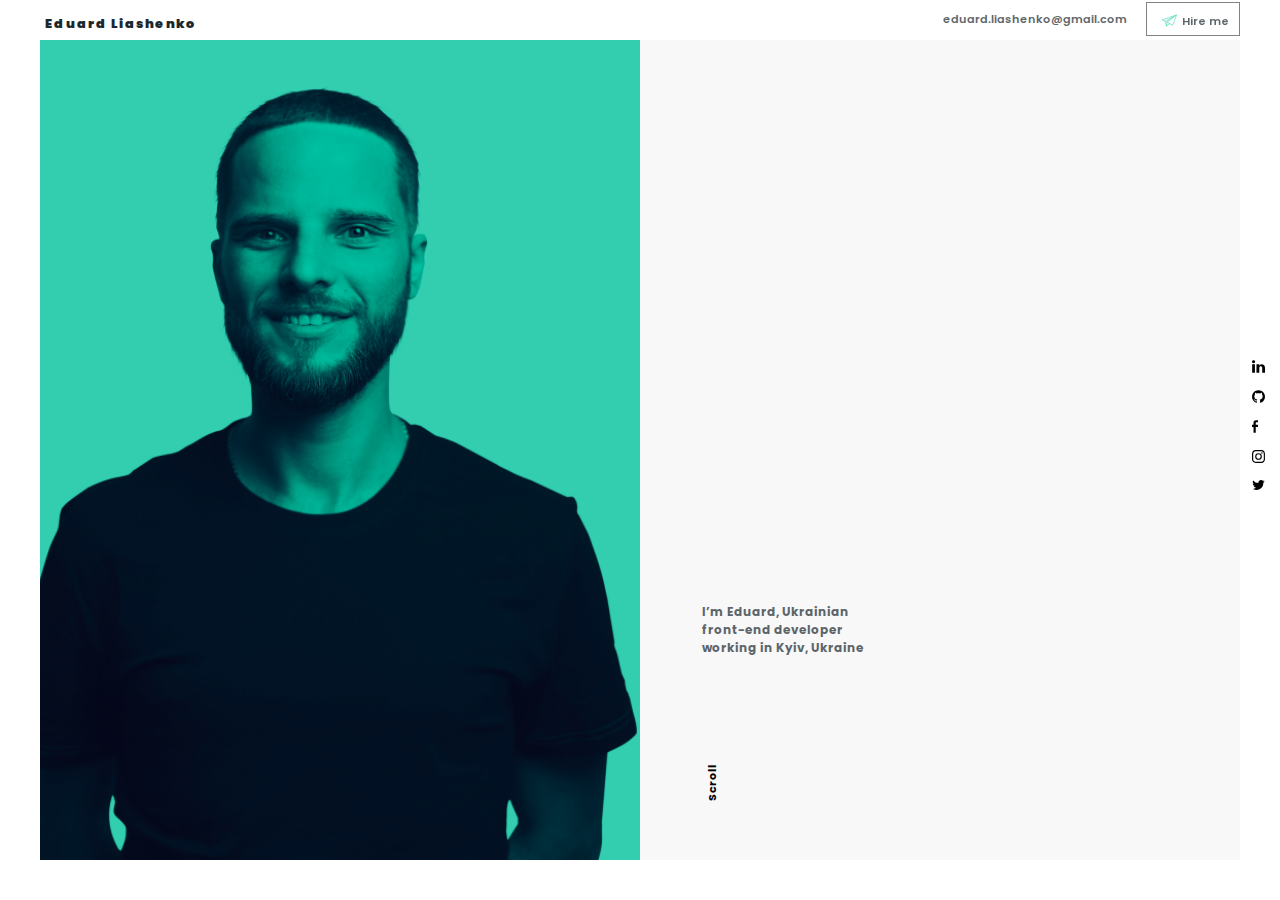
<file: index.html>
<!DOCTYPE html>
<html lang="en">
    <head>
        <meta charset="UTF-8">
        <title>Eduard Liashenko</title>
        <link rel="icon" href="images/favicon/favicon.ico" type="image/x-icon">
        <meta name="viewport" content="width=device-width, initial-scale=1.0">
        <link rel="stylesheet" type="text/css" href="css/style.css">
        <link href="https://fonts.googleapis.com/css?family=Poppins:400,600" rel="stylesheet">
    </head>
    <body class="page-home showHello loaded">
        <div class="container" id="main-wrap">
            <header class="header">
                <ul class="logo">
                    <li>
                        <a href="/" rel="external"><span>eduard liashenko</span></a>
                    </li>
                </ul>
                <ul class="email">
                    <li>
                        <a href="mailto:edward_lyashenko@gmail.com">eduard.liashenko@gmail.com</a>
                    </li>
                    <li>
                        <a class="but opc-1 ico" href="https://www.linkedin.com/in/eduardliashenko/" target="_blank">Hire me</a>
                    </li>
                </ul>
                <ul class="list-socials">
                    <li>
                        <a href="https://www.linkedin.com/in/eduardliashenko/" rel="external" target="_blank">
                            <i class="icon">
                                <svg xmlns="http://www.w3.org/2000/svg" width="13" height="13" style="padding-bottom: 10px;" viewBox="0 0 430.1 430.1">
                                    <title>linkedin</title>
                                    <path d="M430.1 261.5V420.6h-92.2V272.2c0-37.3-13.3-62.7-46.7-62.7 -25.5 0-40.6 17.1-47.3 33.7 -2.4 5.9-3.1 14.2-3.1 22.5V420.6h-92.2c0 0 1.2-251.3 0-277.3h92.2v39.3c-0.2 0.3-0.4 0.6-0.6 0.9h0.6v-0.9c12.3-18.9 34.1-45.8 83.1-45.8C384.6 136.7 430.1 176.4 430.1 261.5zM52.2 9.6C20.6 9.6 0 30.3 0 57.5c0 26.6 20 47.9 51 47.9h0.6c32.2 0 52.2-21.3 52.2-47.9C103.1 30.3 83.7 9.6 52.2 9.6zM5.5 420.6h92.2v-277.3H5.5V420.6z"/>
                                </svg>
                            </i>
                        </a>
                    </li>
                    <li>
                        <a href="https://github.com/EduardLiashenko" rel="external" target="_blank">
                            <i class="icon">
                                <svg xmlns="http://www.w3.org/2000/svg" width="13" height="13" style="padding-bottom: 10px;" viewBox="0 0 438.5 438.5">
                                    <title>github</title>
                                    <path d="M409.1 114.6c-19.6-33.6-46.2-60.2-79.8-79.8C295.7 15.2 259.1 5.4 219.3 5.4c-39.8 0-76.5 9.8-110.1 29.4 -33.6 19.6-60.2 46.2-79.8 79.8C9.8 148.2 0 184.9 0 224.6c0 47.8 13.9 90.7 41.8 128.9 27.9 38.2 63.9 64.6 108.1 79.2 5.1 1 8.9 0.3 11.4-2 2.5-2.3 3.7-5.1 3.7-8.6 0-0.6 0-5.7-0.1-15.4 -0.1-9.7-0.1-18.2-0.1-25.4l-6.6 1.1c-4.2 0.8-9.5 1.1-15.8 1 -6.4-0.1-13-0.8-19.8-2 -6.9-1.2-13.2-4.1-19.1-8.6 -5.9-4.5-10.1-10.3-12.6-17.6l-2.9-6.6c-1.9-4.4-4.9-9.2-9-14.6 -4.1-5.3-8.2-8.9-12.4-10.8l-2-1.4c-1.3-1-2.6-2.1-3.7-3.4 -1.1-1.3-2-2.7-2.6-4 -0.6-1.3-0.1-2.4 1.4-3.3 1.5-0.9 4.3-1.3 8.3-1.3l5.7 0.9c3.8 0.8 8.5 3 14.1 6.9 5.6 3.8 10.2 8.8 13.8 14.8 4.4 7.8 9.7 13.8 15.8 17.8 6.2 4.1 12.4 6.1 18.7 6.1 6.3 0 11.7-0.5 16.3-1.4 4.6-1 8.8-2.4 12.8-4.3 1.7-12.8 6.4-22.6 14-29.4 -10.8-1.1-20.6-2.9-29.3-5.1 -8.7-2.3-17.6-6-26.8-11.1 -9.2-5.1-16.9-11.5-23-19.1 -6.1-7.6-11.1-17.6-15-30 -3.9-12.4-5.9-26.6-5.9-42.8 0-23 7.5-42.6 22.6-58.8 -7-17.3-6.4-36.7 2-58.2 5.5-1.7 13.7-0.4 24.6 3.9 10.9 4.3 18.8 8 23.8 11 5 3 9.1 5.6 12.1 7.7 17.7-4.9 36-7.4 54.8-7.4s37.1 2.5 54.8 7.4l10.8-6.8c7.4-4.6 16.2-8.8 26.3-12.6 10.1-3.8 17.8-4.9 23.1-3.1 8.6 21.5 9.3 40.9 2.3 58.2 15 16.2 22.6 35.8 22.6 58.8 0 16.2-2 30.5-5.9 43 -3.9 12.5-8.9 22.5-15.1 30 -6.2 7.5-13.9 13.9-23.1 19 -9.2 5.1-18.2 8.9-26.8 11.1 -8.7 2.3-18.4 4-29.3 5.1 9.9 8.6 14.8 22.1 14.8 40.5v60.2c0 3.4 1.2 6.3 3.6 8.6 2.4 2.3 6.1 3 11.3 2 44.2-14.7 80.2-41.1 108.1-79.2 27.9-38.2 41.8-81.1 41.8-128.9C438.5 184.9 428.7 148.2 409.1 114.6z" class="a"/>
                                </svg>
                            </i>
                        </a>
                    </li>
                    <li>
                        <a href="https://www.facebook.com/eduard.lyashenko.ua" rel="external" target="_blank">
                            <i class="icon">
                                <svg xmlns="http://www.w3.org/2000/svg" width="6" height="13" style="padding-bottom: 10px;" viewBox="0 0 6.24 13">
                                    <title>facebook</title>
                                    <path d="M1.59,13V6.9H0V4.71H1.59V2.83A2.77,2.77,0,0,1,4.7,0,13,13,0,0,1,6.23.09L6.17,2.14H4.79c-.78,0-.91.36-.91,1v1.6H6.24l-.1,2.2H3.88V13Z"></path>
                                </svg>
                            </i>
                        </a>
                    </li>
                    <li>
                        <a href="https://www.instagram.com/eduard_liashenko/" rel="external" target="_blank">
                            <i class="icon">
                                <svg xmlns="http://www.w3.org/2000/svg" width="13" height="13" style="padding-bottom: 10px;" viewBox="0 0 13.39 13.39">
                                    <title>instagram</title>
                                    <path d="M13.35,9.45A4.91,4.91,0,0,1,13,11.08a3.42,3.42,0,0,1-2,2,4.91,4.91,0,0,1-1.62.31c-.71,0-.94,0-2.76,0s-2,0-2.76,0A4.91,4.91,0,0,1,2.31,13a3.28,3.28,0,0,1-1.19-.77,3.28,3.28,0,0,1-.77-1.19A4.91,4.91,0,0,1,0,9.45c0-.71,0-.94,0-2.76s0-2,0-2.76A4.91,4.91,0,0,1,.35,2.31a3.28,3.28,0,0,1,.77-1.19A3.28,3.28,0,0,1,2.31.35,4.91,4.91,0,0,1,3.93,0c.71,0,.94,0,2.76,0s2,0,2.76,0a4.91,4.91,0,0,1,1.62.31,3.28,3.28,0,0,1,1.19.77A3.28,3.28,0,0,1,13,2.31a4.91,4.91,0,0,1,.31,1.62c0,.71,0,.94,0,2.76S13.38,8.74,13.35,9.45ZM12.14,4a3.7,3.7,0,0,0-.23-1.24,2.07,2.07,0,0,0-.5-.77,2.07,2.07,0,0,0-.77-.5A3.7,3.7,0,0,0,9.4,1.24c-.71,0-.92,0-2.7,0s-2,0-2.7,0a3.7,3.7,0,0,0-1.24.23A2.07,2.07,0,0,0,2,2a2.08,2.08,0,0,0-.5.77A3.7,3.7,0,0,0,1.25,4c0,.71,0,.92,0,2.7s0,2,0,2.7a3.7,3.7,0,0,0,.23,1.24,2.08,2.08,0,0,0,.5.77,2.07,2.07,0,0,0,.77.5A3.7,3.7,0,0,0,4,12.14c.71,0,.92,0,2.7,0s2,0,2.7,0a3.7,3.7,0,0,0,1.24-.23,2.22,2.22,0,0,0,1.27-1.27,3.7,3.7,0,0,0,.23-1.24c0-.71,0-.92,0-2.7S12.17,4.69,12.14,4Zm-1.88-.06a.8.8,0,1,1,.8-.8A.8.8,0,0,1,10.27,3.92ZM6.69,10.13a3.44,3.44,0,1,1,3.44-3.44A3.44,3.44,0,0,1,6.69,10.13Zm0-5.67A2.23,2.23,0,1,0,8.92,6.69,2.23,2.23,0,0,0,6.69,4.46Z"></path>
                                </svg>
                            </i>
                        </a>
                    </li>
                    <li>
                        <a href="https://twitter.com/e_lyashenko" rel="external" target="_blank">
                            <i class="icon">
                                <svg xmlns="http://www.w3.org/2000/svg" width="13" height="10" style="padding-bottom: 10px;" viewBox="0 0 13.17 10.6">
                                    <title>twitter</title>
                                    <path class="cls-1" d="M13.17,1.26a5.43,5.43,0,0,1-1.55.42A2.69,2.69,0,0,0,12.81.2a5.45,5.45,0,0,1-1.72.65A2.71,2.71,0,0,0,6.42,2.68a2.66,2.66,0,0,0,.07.61A7.7,7.7,0,0,1,.92.49a2.66,2.66,0,0,0,.84,3.57A2.72,2.72,0,0,1,.53,3.73v0A2.69,2.69,0,0,0,2.7,6.39a2.73,2.73,0,0,1-1.22,0A2.7,2.7,0,0,0,4,8.29,5.45,5.45,0,0,1,.64,9.44,5.53,5.53,0,0,1,0,9.4a7.7,7.7,0,0,0,4.14,1.2A7.6,7.6,0,0,0,11.83,3q0-.17,0-.35A5.46,5.46,0,0,0,13.17,1.26Z"></path>
                                </svg>
                            </i>
                        </a>
                    </li>
                </ul>
            </header>
            <div class="app">
                <div class="page-container">
                    <main class="page">
                        <div class="intro">
                            <section class="hello">
                                <div class="bg-hello outer" id='image'></div>
                                <div class="padding">
                                    <h1>
                                        <svg xmlns="http://www.w3.org/2000/svg" width="100vw" height="100vh" viewBox="0 0 1000 1000">
                                            <path fill="#0F1525" d="M209.943 423.205c16.04 16.712 24.06 39.902 24.06 69.58V623.52H177.86V500.802c0-17.376-4.41-30.68-13.234-39.902-8.823-9.222-20.854-13.835-36.092-13.835-15.24 0-27.34 4.612-36.293 13.836-8.96 9.23-13.43 22.53-13.43 39.91v122.71H22.26V326.76h56.546v107.875c14.167-24.325 37.157-36.494 68.977-36.494 25.396 0 46.118 8.36 62.16 25.07zm267.882 86.02c0 7.758-.54 14.977-1.604 21.656H314.21c1.335 14.44 6.68 26.07 16.04 34.89 9.357 8.83 21.256 13.24 35.693 13.24 19.51 0 33.95-8.02 43.31-24.06h60.957c-6.417 21.12-18.85 38.37-37.295 51.73-18.445 13.37-40.772 20.05-66.97 20.05-32.352 0-58.69-10.49-79.003-31.48-20.32-20.98-30.48-48.72-30.48-83.21 0-34.49 10.227-62.09 30.68-82.81 20.45-20.71 46.92-31.08 79.4-31.08 32.485 0 59.15 10.1 80.006 30.28 20.853 20.19 31.28 47.12 31.28 80.81zm-58.55-14.838c-.803-14.7-6.217-26.468-16.243-35.29-10.025-8.823-22.125-13.235-36.293-13.235-14.18 0-26.01 4.412-35.5 13.235-9.49 8.822-15.18 20.59-17.05 35.29h105.07zm83.01 129.132h56.542V326.76h-56.542v296.76zm96.64 0h56.544V326.76h-56.55v296.76zm310.39-111.49c0 34.22-11.03 61.89-33.086 83.01-22.06 21.12-49.4 31.68-82.02 31.68s-59.76-10.56-81.41-31.68c-21.66-21.12-32.48-48.79-32.48-83.01 0-34.22 10.96-61.76 32.88-82.61 21.92-20.86 49.12-31.28 81.61-31.28 32.48 0 59.68 10.42 81.61 31.28 21.92 20.85 32.88 48.39 32.88 82.61zm-57.35.2c0-21.26-5.614-37.63-16.842-49.13-11.228-11.49-24.8-17.25-40.705-17.25-15.91 0-29.343 5.75-40.303 17.242-10.965 11.5-16.442 27.94-16.442 49.327 0 21.392 5.477 37.834 16.442 49.326C765.075 573.256 778.44 579 794.22 579c15.77 0 29.332-5.815 40.7-17.444 11.36-11.63 17.04-28.073 17.04-49.327zm124.115 56.35c-6.284-6.15-13.904-9.23-22.86-9.23-8.96 0-16.51 3.07-22.657 9.22-6.153 6.15-9.223 13.77-9.223 22.853 0 9.093 3.07 16.712 9.223 22.86 6.148 6.152 13.697 9.222 22.658 9.222 8.96 0 16.58-3.07 22.86-9.225 6.28-6.15 9.43-13.767 9.43-22.86 0-9.085-3.14-16.704-9.42-22.857z"/>
                                        </svg>
                                        <span class="slideLeft">I’m Eduard, Ukrainian<br>front-end developer<br>working in Kyiv, Ukraine</span>
                                    </h1>
                                </div>
                                <span class="hello-scrolldown" style="bottom: 90px;">
                                    <i class="arrow">
                                        <svg xmlns="http://www.w3.org/2000/svg" width="12" height="18" viewBox="0 0 17 10">
                                            <path class="cls-1" d="M6.22,8.75,3.37,5.89H17V4.12H3.37L6.22,1.25,5,0,0,5l5,5Z"></path>
                                        </svg>
                                    </i>
                                    <span class="txt"><span>S</span><span>c</span><span>r</span><span>o</span><span>l</span><span>l</span></span>
                                </span>
                            </section>
                            <section class="preambule">
                                <div class="padding">
                                    <span class="block-title ">
                                        <span class="title hvr-icon-down">About</span>
                                        <p class="txt accordion">Looking for a team to contribute with my passion and hard work, to develop my skills, reach new quality levels and be the part of challenging projects.</p>
                                    </span>
                                    <span class="block-title">
                                        <span class="title hvr-icon-down">EXPERIENCE</span>
                                        <p class="txt accordion">Front-End Developer – <a target="_blank" href="https://face.ua/"><span>Face.ua</span></a></p>
                                    </span>
                                    <span class="block-title">
                                        <span class="title hvr-icon-down">SKILLS</span>
                                        <ul class="skills-bar-container accordion">
                                            <li>
                                                <div class="progressbar-title">
                                                    <h3>HTML5</h3>
                                                    <span class="percent" id="html-pourcent"></span>
                                                </div>
                                                <div class="bar-container">
                                                    <span class="progressbar progresscolor" id="progress-html"></span>
                                                </div>
                                            </li>
                                            <li>
                                                <div class="progressbar-title">
                                                    <h3>CSS3</h3>
                                                    <span class="percent" id="css-pourcent"></span>
                                                </div>
                                                <div class="bar-container">
                                                    <span class="progressbar progresscolor" id="progress-css"></span>
                                                </div>
                                            </li>
                                            <li>
                                                <div class="progressbar-title">
                                                    <h3>JavaScript</h3>
                                                    <span class="percent" id="javascript-pourcent"></span>
                                                </div>
                                                <div class="bar-container">
                                                    <span class="progressbar progresscolor" id="progress-javascript"></span>
                                                </div>
                                            </li>
                                            <li>
                                                <div class="progressbar-title">
                                                    <h3>Git</h3>
                                                    <span class="percent" id="git-pourcent"></span>
                                                </div>
                                                <div class="bar-container">
                                                    <span class="progressbar progresscolor" id="progress-git"></span>
                                                </div>
                                            </li>
                                            <li>
                                                <div class="progressbar-title">
                                                    <h3>Graphic redactor </h3>
                                                    <span class="percent" id="gr-pourcent"></span>
                                                </div>
                                                <div class="bar-container">
                                                    <span class="progressbar progresscolor" id="progress-gr"></span>
                                                </div>
                                            </li>
                                        </ul>
                                    </span>
                                    <span class="block-title">
                                        <span class="title hvr-icon-down">Projects</span>
                                        <p class="txt accordion">
                                            <a class="check-mark" target="_blank" href="https://minjust.gov.ua/"><span class="under">The Ministry of Justice (website development)</span></a><br>
                                            <a class="check-mark" target="_blank" href="https://gambit.gg/"><span class="under">GAMBIT ESPORTS (web experience redesign)</span></a><br>
                                            <a class="check-mark" target="_blank" href="https://trailukraine.com/"><span class="under">TrailUkraine (website development)</span></a><br>
                                            <a class="check-mark" target="_blank" href="http://ps-horti.com/"><span class="under">PowerStar (corporate website development)</span></a><br>
                                            <a class="check-mark" target="_blank" href="https://gotovo.net.ua/"><span class="under">Dokument-servis “Gotovo” (mobile friendly, fully responsive)</span></a>
                                        </p>
                                    </span>
                                </div>
                                <span class="hello-scrolldown">
                                    <i class="arrow">
                                        <svg xmlns="http://www.w3.org/2000/svg" width="12" height="18" viewBox="0 0 17 10">
                                            <path class="cls-1" d="M6.22,8.75,3.37,5.89H17V4.12H3.37L6.22,1.25,5,0,0,5l5,5Z"></path>
                                        </svg>
                                    </i>
                                    <span class="txt"><span>t</span><span>o</span><span>p</span></span>
                                </span>
                            </section>
                        </div>
                    </main>
                </div>
            </div>
        </div>
        <div class="borders">
            <div class="top"></div>
            <div class="bottom"></div>
            <div class="left"></div>
            <div class="right"></div>
        </div>
        <script src="https://ajax.googleapis.com/ajax/libs/jquery/3.0.0/jquery.min.js"></script>
        <script src="js/index.js"></script>
              <script src="https://tools.cstudios.ninja/tilt.jquery.js"></script>
    </body>
</file>
<file: css/style.css>
html{font-family:'Poppins',sans-serif;display:-ms-flexbox;display:-webkit-flex;display:flex;-ms-flex-direction:column;-webkit-flex-direction:column;flex-direction:column;min-height:100%;cursor:crosshair}
body{margin:0;padding:0;box-sizing:border-box}
a{text-decoration:none}
.borders > *{position:fixed;z-index:100;width:20px;height:20px;transition:-webkit-transform 500ms cubic-bezier(.7,0,.3,1);transition:transform 500ms cubic-bezier(.7,0,.3,1);transition:transform 500ms cubic-bezier(.7,0,.3,1), -webkit-transform 500ms cubic-bezier(.7,0,.3,1);-webkit-transform:translate(0,0) scale(1);-ms-transform:translate(0,0) scale(1);transform:translate(0,0) scale(1);-webkit-transform-origin:center center;-ms-transform-origin:center center;transform-origin:center center;background:#fff}
.borders > .top{top:0;left:0;width:100%;-webkit-transform-origin:top center;-ms-transform-origin:top center;transform-origin:top center}
@media (max-width: 766px) {
.borders > .top{-webkit-transform:translate(0,-100%) scale(1);-ms-transform:translate(0,-100%) scale(1);transform:translate(0,-100%) scale(1)}
}
@media (min-width: 767px) {
.borders > .top{height:40px}
}
@media (min-width: 1600px) {
.borders > .top{height:55px}
}
.borders > .bottom{bottom:0;left:0;width:100%;-webkit-transform-origin:bottom center;-ms-transform-origin:bottom center;transform-origin:bottom center}
@media (max-width: 766px) {
.borders > .bottom{-webkit-transform:translate(0,100%) scale(1);-ms-transform:translate(0,100%) scale(1);transform:translate(0,100%) scale(1)}
}
@media (min-width: 767px) {
.borders > .bottom{height:40px}
}
@media (min-width: 1600px) {
.borders > .bottom{height:55px}
}
.borders > .right{top:0;right:0;height:100%;-webkit-transform-origin:right center;-ms-transform-origin:right center;transform-origin:right center}
@media (max-width: 766px) {
.borders > .right{-webkit-transform:translate(100%,0px) scale(1);-ms-transform:translate(100%,0px) scale(1);transform:translate(100%,0px) scale(1)}
}
@media (min-width: 767px) {
.borders > .right{width:40px}
}
@media (min-width: 1600px) {
.borders > .right{width:55px}
}
.borders > .left{top:0;left:0;height:100%;-webkit-transform-origin:left center;-ms-transform-origin:left center;transform-origin:left center}
@media (max-width: 766px) {
.borders > .left{-webkit-transform:translate(-100%,0px) scale(1);-ms-transform:translate(-100%,0px) scale(1);transform:translate(-100%,0px) scale(1)}
}
@media (min-width: 767px) {
.borders > .left{width:40px}
}
@media (min-width: 1600px) {
.borders > .left{width:55px}
}
.logo,.email{margin:0;padding:0;list-style:none}
.header .logo{position:fixed;z-index:1000;top:15px;left:40px;display:block}
.header .email li{display:inline-block}
.logo li a{position:relative;padding:0 5px}
.logo li a span:before{position:absolute;z-index:-1;top:35%;right:0;left:0;display:block;height:8px;content:'';transition:-webkit-transform 400ms cubic-bezier(1,0,0,1);transition:transform 400ms cubic-bezier(1,0,0,1);transition:transform 400ms cubic-bezier(1,0,0,1), -webkit-transform 400ms cubic-bezier(1,0,0,1);-webkit-transform:scaleX(0) translateY(-50%);-ms-transform:scaleX(0) translateY(-50%);transform:scaleX(0) translateY(-50%);-webkit-transform-origin:left center;-ms-transform-origin:left center;transform-origin:left center;opacity:.5;background:#32ceaf}
.logo li a:hover span:before{-webkit-transform:scaleX(1) translateY(-50%);-ms-transform:scaleX(1) translateY(-50%);transform:scaleX(1) translateY(-50%)}
.logo a{font-size:.8rem;font-weight:900;display:block;text-decoration:none;letter-spacing:.1em;text-transform:capitalize;color:#1a282e}
.header .email{position:fixed;z-index:1001;top:15px;right:40px;display:block}
.email li a{opacity:.7;color:#1a282e; transition: all 300ms ease-in-out;}
.email li a:hover{opacity:1; transition: all 300ms ease-in-out;}
.email a{font-size:.7rem;font-weight:600;display:block;text-decoration:none}
.list-socials{margin:0;padding:0;list-style:none; transition: all 300ms ease-in-out;}
.list-socials ul li:hover a{-webkit-transform:translateY(-4px);-ms-transform:translateY(-4px);transform:translateY(-4px);transition: all 300ms ease-in-out;}
.header .list-socials{position:fixed;z-index:500;top:50%;right:15px}
.list-socials li a{opacity:1;color:#141222; transition: all 300ms ease-in-out;}
.list-socials li:hover a{opacity:.5; transition: all 300ms ease-in-out;}
.app{position:relative;z-index:1;min-height:100vh}
.page-container{position:relative;overflow:hidden;min-height:100vh;background:#f8f8f8}
.page{position:relative;z-index:10;display:block;overflow:hidden;min-height:100vh}
.page-home .page > *{position:relative;z-index:10}
.page-home section.hello{position:relative;z-index:2!important}
.bg-hello{position:absolute;z-index:100;top:40px;left:0;display:-ms-flexbox;display:-webkit-flex;display:flex;width:50%;min-height:calc(100% - 80px);transition:left .7s linear;background-color:#32ceaf;background-image:url(../images/medium.png);background-repeat:no-repeat;background-position:50% 50%;background-size:contain;-ms-flex-align:center;-webkit-align-items:center;align-items:center}
@media (max-width: 768px) {
.bg-hello{background-image:url(../images/small.png)}
}
@media (min-width: 1400px) {
.bg-hello{background-image:url(../images/large.png)}
}
@media (min-width: 1600px) {
.bg-hello{background-image:url(../images/extralarge.png)}
}
.bg-hello img{width:100%}
@media (max-width: 768px) {
.bg-hello{top:50%;bottom:0;width:100%;min-height:50%}
.bg-hello img{width:50%}
.hello-scrolldown{display:none}
}
@media (min-width: 1600px) {
.bg-hello{top:55px;left:27px;min-height:calc(100% - 110px)}
}
.hello-hidden .bg-hello{left:50%}
@media (min-width: 1600px) {
.padding{padding:20vh 165px 20vh 22%}
}
@media (min-width: 1200px) {
.padding{padding:20vh 165px 20vh 20%}
}
@media (min-width: 992px) {
.padding{padding:10vh 15vw}
.header .list-socials{top:40%}
}
@media (min-width: 767px) {
.padding{padding:10vh 20vw}
}
@media (min-width: 480px) {
.padding{padding:100px 10vw}
}
.padding{position:relative;z-index:10;width:100%;padding:55px}
.page-home section.hello svg{max-width:100%;max-height:100%}
.page-home section.hello svg path,.page-home section.hello svg polygon{fill-opacity:0;fill:#1a282e!important;stroke:#1a282e;stroke-width:2;stroke-dasharray:2000;stroke-dashoffset:2000;-webkit-animation-name:draw;animation-name:draw;-webkit-animation-duration:3.5s;animation-duration:3.5s;-webkit-animation-iteration-count:1;animation-iteration-count:1;-webkit-animation-fill-mode:forwards;animation-fill-mode:forwards;-webkit-animation-timing-function:linear;animation-timing-function:linear;-webkit-animation-delay:1s;animation-delay:1s}
@-webkit-keyframes draw {
90%{stroke-dashoffset:0;stroke-width:2;fill-opacity:0}
100%{stroke-width:0;fill-opacity:1}
}
@keyframes draw {
90%{stroke-dashoffset:0;stroke-width:2;fill-opacity:0}
100%{stroke-width:0;fill-opacity:1}
}
.page-home section.hello h1 span{font-size:.75rem;position:absolute;bottom:30%;left:2%;opacity:.7;color:#1a282e}
.page-home section.hello{position:relative;z-index:2!important;right:0;transition:right .5s linear}
@media (min-width: 767px) {
.page-home section.hello{position:fixed;right:0;left:0;height:100vh}
}
.page-home section.hello > .page-color{transition:-webkit-transform 1000ms cubic-bezier(.7,0,.3,1) 50ms;transition:transform 1000ms cubic-bezier(.7,0,.3,1) 50ms;transition:transform 1000ms cubic-bezier(.7,0,.3,1) 50ms, -webkit-transform 1000ms cubic-bezier(.7,0,.3,1) 50ms;-webkit-transform:translateX(100%);-ms-transform:translateX(100%);transform:translateX(100%)}
.page-home section.hello .hello-scrolldown > *{display:inline-block;vertical-align:middle}
.page-home section.hello .hello-scrolldown > .txt span{display:inline-block;transition:-webkit-transform 400ms cubic-bezier(.7,0,.3,1);transition:transform 400ms cubic-bezier(.7,0,.3,1);transition:transform 400ms cubic-bezier(.7,0,.3,1), -webkit-transform 400ms cubic-bezier(.7,0,.3,1);-webkit-transform:translateX(5px);-ms-transform:translateX(5px);transform:translateX(5px)}
.page-home section.hello h1{position:absolute;top:0;left:50%;margin:0 5%}
@media (min-width: 1600px) {
.page-home section.hello svg {max-width: 85%;}
.page-home section.hello h1 span{font-size:.75rem;bottom:33%}
}
@media (min-width: 1200px) and (max-width: 1600px) {
.page-home section.hello svg {max-width: 95%;}
.page-home section.hello h1 span{bottom:28%;}
.page-home section.hello .hello-scrolldown{bottom:25%}
.page-home.showHello section.hello .hello-scrolldown{bottom:15%;left:58%}
}
@media (max-width: 1600px) {
.header .email{top:2px}
}
@media (max-width: 1400px) {
.page-home section.hello h1{top:0;margin:0 4%}
}
@media (max-width: 1200px) {
.page-home section.hello h1{margin:0 3.5%}
.page-home section.hello h1 span{bottom:32%;font-size: .65rem;}
.page-home.showHello section.hello .hello-scrolldown{left:57.5%}
}
@media (max-width: 992px) {
.page-home section.hello h1{margin:0 5%}
.page-home.showHello section.hello .hello-scrolldown{left:58.5%}
}
@media (max-width: 768px) {
.header .logo{display:none}
.page-home section.hello h1{top:-25%;left:8%}
.page-home section.hello h1 span{font-size:.7rem;bottom:30%;left:2%}
.page-home.showHello section.hello .hello-scrolldown{bottom:45px!important}
}
@media (max-width: 640px) {
.header .email{top:10px}
}
@media (max-width : 568px) {
.page-home section.hello h1{top:0}
}
@media (max-width: 425px) {
.logo a{display:none;font-size:1.1rem}
.header .email{top:10px;right:10px}
.email a{font-size:.6rem}
.page-home section.hello h1{left:8%;top:-29%;margin:0 5%;max-width:100%}
.page-home section.hello h1 span{font-size:.65rem;bottom:32%}
.page-home.showHello section.hello .hello-scrolldown{left:63.5%}
}
.page-home.showHello section.hello .hello-scrolldown{-webkit-transform:rotate(-90deg) translateY(-60px);-ms-transform:rotate(-90deg) translateY(-60px);transform:rotate(-90deg) translateY(-60px);opacity:1}
.page-home.showHello header.header .scrolldown{bottom:-100px}
.page-home section.hello{position:relative;z-index:1!important;max-width:100vw}
@media (min-width: 767px) {
.page-home section.hello{position:absolute;left:0;height:100vh}
}
.page-home section.hello > .page-color{transition:-webkit-transform 1000ms cubic-bezier(.7,0,.3,1) 50ms;transition:transform 1000ms cubic-bezier(.7,0,.3,1) 50ms;transition:transform 1000ms cubic-bezier(.7,0,.3,1) 50ms, -webkit-transform 1000ms cubic-bezier(.7,0,.3,1) 50ms;-webkit-transform:translateX(100%);-ms-transform:translateX(100%);transform:translateX(100%)}
.page-home section.hello .padding{box-sizing:border-box;height:100vh}
.page-home section.preambule .padding{box-sizing:border-box;padding:100px}
.page-home section.hello .hello-scrolldown{line-height:1;position:absolute;z-index:10;left:58%;transition:opacity 250ms linear 0,-webkit-transform 1000ms cubic-bezier(.7,0,.3,1) 0ms;transition:transform 1000ms cubic-bezier(.7,0,.3,1) 0ms,opacity 250ms linear 0;transition:transform 1000ms cubic-bezier(.7,0,.3,1) 0ms,opacity 250ms linear 0,-webkit-transform 1000ms cubic-bezier(.7,0,.3,1) 0ms;-webkit-transform:rotate(-90deg) translateY(-60px) translateX(-100px);-ms-transform:rotate(-90deg) translateY(-60px) translateX(-100px);transform:rotate(-90deg) translateY(-60px) translateX(-100px);opacity:0}
@media (max-width: 1920px) {
.page-home section.hello .hello-scrolldown{left:57.5%}
}
.page-home section.hello .hello-scrolldown > *{display:inline-block;vertical-align:middle}
.page-home section.hello .hello-scrolldown > .txt{font-size:.7rem;font-weight:700;margin-left:8px;color:#000}
.page-home section.hello .hello-scrolldown > .txt span{display:inline-block;transition:-webkit-transform 400ms cubic-bezier(.7,0,.3,1);transition:transform 400ms cubic-bezier(.7,0,.3,1);transition:transform 400ms cubic-bezier(.7,0,.3,1), -webkit-transform 400ms cubic-bezier(.7,0,.3,1);-webkit-transform:translateX(5px);-ms-transform:translateX(5px);transform:translateX(5px)}
.page-home section.hello .hello-scrolldown .arrow{-webkit-animation:bounce 800ms cubic-bezier(.7,0,.3,1) infinite alternate;animation:bounce 800ms cubic-bezier(.7,0,.3,1) infinite alternate}
.page-home section.preambule{position:relative;z-index:1!important;left:-100%;transition:left .7s linear}
.page-home section.preambule.druggin{transition:none}
@media (min-width: 320px) {
section.preambule{position:absolute!important;top:0;width:100%;height:100%;background:#32ceaf}
}
@media (min-width: 767px) {
.page-home section.preambule{position:absolute;display:-webkit-box;display:-moz-box;display:box;display:-moz-flex;display:-ms-flexbox;display:-webkit-flex;display:flex;width:100%;height:100vh;background:#32ceaf;box-align:center;-moz-align-items:center;-ms-align-items:center;-o-align-items:center;-webkit-align-items:center;align-items:center;-ms-flex-align:center}
}
.page-home.hello-hidden section.preambule{left:0}
.page-home.hello-hidden section.hello{right:-100%}
.page-home section.preambule p{font-size:.9rem;font-weight:500;line-height:1.5;color:#fff;margin:0;padding-bottom:15px}
.page-home section.preambule p div{overflow:hidden}
.page-home section.preambule p div span{display:inline-block}
.page-home section.preambule p strong{font-weight:700;display:inline;color:#1c1b20}
@media (max-width: 768px) {
.page-home section.preambule .padding{padding:50px}
.header .list-socials{top:40%}
.title{font-size:.8rem}
.page-home section.preambule p{font-size:.8rem;margin:0 0 15px}
}
@-webkit-keyframes bounce {
from{-webkit-transform:translateX(0px)}
to{-webkit-transform:translateX(10px)}
}
@keyframes bounce {
from{-webkit-transform:translateX(0px);transform:translateX(0px)}
to{-webkit-transform:translateX(10px);transform:translateX(10px)}
}
.page-home section.preambule .hello-scrolldown{line-height:1;position:absolute;z-index:101!important;bottom:110px;left:85%;transition:opacity 250ms linear 0,-webkit-transform 1000ms cubic-bezier(.7,0,.3,1) 0ms;transition:transform 1000ms cubic-bezier(.7,0,.3,1) 0ms,opacity 250ms linear 0;transition:transform 1000ms cubic-bezier(.7,0,.3,1) 0ms,opacity 250ms linear 0,-webkit-transform 1000ms cubic-bezier(.7,0,.3,1) 0ms;-webkit-transform:rotate(90deg) translateY(-60px) translateX(-100px);-ms-transform:rotate(90deg) translateY(-60px) translateX(-100px);transform:rotate(90deg) translateY(-60px) translateX(-100px);opacity:1}
@media (max-width: 991px) {
.page-home section.preambule .hello-scrolldown{bottom:90px;left:80%}
}
@media (max-width: 767px) {
.page-home section.preambule .hello-scrolldown{bottom:90px;left:70%}
.page-home.showHello.loaded.hello-hidden .but.opc-1.ico:before,.page-home.showHello.loaded.hello-hidden .page-home.showHello.loaded .but.opc-1.ico:after{content:'';background-image:url(../images/icon/paper-plane_black.svg);background-size:100%;display:block;height:15px;width:13px}
.hvr-icon-down{position:relative}
.hvr-icon-down:after{content:"↓";position:absolute;padding-left:5px}
.hvr-icon-down:hover:after,.hvr-icon-down:focus:after,.hvr-icon-down:active:after{-webkit-animation-name:hvr-icon-down;animation-name:hvr-icon-down;-webkit-animation-duration:.75s;animation-duration:.75s;-webkit-animation-timing-function:ease-out;animation-timing-function:ease-out}
}
@-webkit-keyframes hvr-icon-down {
0%,50%,100%{-webkit-transform:translateY(0);transform:translateY(0)}
25%,75%{-webkit-transform:translateY(6px);transform:translateY(6px)}
}
@keyframes hvr-icon-down {
0%,50%,100%{-webkit-transform:translateY(0);transform:translateY(0)}
25%,75%{-webkit-transform:translateY(6px);transform:translateY(6px)}
}
.page-home section.preambule .hello-scrolldown > *{display:inline-block;vertical-align:middle}
.page-home section.preambule .hello-scrolldown{bottom:0}
.page-home section.preambule .hello-scrolldown > .txt{font-size:.8rem;font-weight:700;margin-left:10px;color:#fff}
.page-home section.preambule .hello-scrolldown > .txt span{display:inline-block;transition:-webkit-transform 400ms cubic-bezier(.7,0,.3,1);transition:transform 400ms cubic-bezier(.7,0,.3,1);transition:transform 400ms cubic-bezier(.7,0,.3,1), -webkit-transform 400ms cubic-bezier(.7,0,.3,1);-webkit-transform:translateX(5px);-ms-transform:translateX(5px);transform:translateX(5px)}
.page-home section.preambule .hello-scrolldown .arrow{-webkit-animation:bounce 800ms cubic-bezier(.7,0,.3,1) infinite alternate;animation:bounce 800ms cubic-bezier(.7,0,.3,1) infinite alternate}
.page-home section.preambule .hello-scrolldown .arrow svg path{fill:#fff}
.block-title{font-weight:800;text-transform:uppercase}
.block-title p{text-transform:initial}
@media only screen and (min-device-width: 768px) and (max-device-width: 1024px) and (orientation: portrait) and (-webkit-min-device-pixel-ratio: 1) {
.page-home section.hello h1{top:-21%;margin:0 15%;left:0}
.page-home section.hello h1 span{font-size:.8rem;bottom:32%;left:2%}
.title{font-size:1.1rem}
.page-home section.preambule p{font-size:1.1rem}
.page-home section.preambule .padding{padding:60px}
.progressbar-title h3,.skills-bar-container li .progressbar-title .percent{font-size:1.3rem}
}
@media only screen and (min-device-width: 768px) and (max-device-width: 1024px) and (orientation: landscape) and (-webkit-min-device-pixel-ratio: 1) {
.page-home section.hello h1{top:0;margin:0 4.5%}
.page-home section.hello h1 span{font-size:.75rem;bottom:31%;left:2%}
.page-home.showHello section.hello .hello-scrolldown{left:59%}
}
@media only screen and (min-device-width: 1024px) and (max-device-width: 1366px) and (orientation: portrait) {
.page-home section.hello h1{top:0;margin:0 5%;left:50%}
.page-home section.hello h1 span{bottom:40%}
}
/*@media only screen and (min-device-width: 1024px) and (max-device-width: 1366px) and (orientation: landscape) {
.page-home section.hello h1 span {bottom: 35%;}
}*/
@media (min-width: 1600px) {
.block-title{font-size:1.3rem}
.page-home section.preambule p{font-size:1.2rem}
}
.title{position:relative;display:block;margin-bottom:6px}
.txt a span{line-height:1.5;position:relative;text-decoration:none;color:#fff;background-image:linear-gradient(to bottom,rgba(255,255,255,.6) 50%,rgba(0,0,0,0) 50%);background-repeat:repeat-x;background-size:1px .1em;background-position:100% 85%}
.txt a span:hover{background-image:none}
.txt a span:before{position:absolute;z-index:-1;top:35%;right:-5px;left:-5px;display:block;height:14px;content:'';transition:-webkit-transform 400ms cubic-bezier(1,0,0,1);transition:transform 400ms cubic-bezier(1,0,0,1);transition:transform 400ms cubic-bezier(1,0,0,1), -webkit-transform 400ms cubic-bezier(1,0,0,1);-webkit-transform:scaleX(0) translateY(-50%);-ms-transform:scaleX(0) translateY(-50%);transform:scaleX(0) translateY(-50%);-webkit-transform-origin:left center;-ms-transform-origin:left center;transform-origin:left center;opacity:1;background:#0f1525}
.txt a:hover span:before{-webkit-transform:scaleX(1) translateY(-50%);-ms-transform:scaleX(1) translateY(-50%);transform:scaleX(1) translateY(-50%)}
a.check-mark{line-height:2}
.slideLeft{animation-name:slideLeft;-webkit-animation-name:slideLeft;animation-duration:4s;-webkit-animation-duration:4s;animation-timing-function:ease-in-out;-webkit-animation-timing-function:ease-in-out;visibility:visible!important}
@keyframes slideLeft {
0%{-webkit-transform:translateX(150%);transform:translateX(150%)}
50%{-webkit-transform:translateX(-8%);transform:translateX(-8%)}
65%{-webkit-transform:translateX(4%);transform:translateX(4%)}
80%{-webkit-transform:translateX(-4%);transform:translateX(-4%)}
95%{-webkit-transform:translateX(2%);transform:translateX(2%)}
100%{-webkit-transform:translateX(0%);transform:translateX(0%)}
}
@-webkit-keyframes slideLeft {
0%{-webkit-transform:translateX(150%)}
50%{-webkit-transform:translateX(-8%)}
65%{-webkit-transform:translateX(4%)}
80%{-webkit-transform:translateX(-4%)}
95%{-webkit-transform:translateX(2%)}
100%{-webkit-transform:translateX(0%)}
}
.but.ico{padding:10px 10px 5px 35px}
.but.opc-1{border:1px solid rgba(0,0,0,.7)}
.but.opc-1.ico{vertical-align:middle;-webkit-transform:translateZ(0);transform:translateZ(0);-webkit-backface-visibility:hidden;backface-visibility:hidden;position:relative}
.but.opc-1.ico:before,.but.opc-1.ico:after{position:absolute;left:15px;padding:0 1px}
.but.opc-1.ico:after{top:0}
.page-home.showHello.loaded .but.opc-1.ico:before,.page-home.showHello.loaded .but.opc-1.ico:after{content:'';background-image:url(../images/icon/paper-plane.svg);background-size:100%;display:block;height:15px;width:13px}
.but.opc-1.ico:after{opacity:0;-webkit-animation-duration:.5s;animation-duration:.5s;-webkit-animation-fill-mode:forwards;animation-fill-mode:forwards}
.but.opc-1.ico:hover:after,.but.opc-1.ico:focus:after,.but.opc-1.ico:active:after{-webkit-animation-name:hvr-icon-float-away;animation-name:hvr-icon-float-away;-webkit-animation-timing-function:ease-out;animation-timing-function:ease-out}
@-webkit-keyframes hvr-icon-float-away {
0%{opacity:1}
100%{opacity:0;-webkit-transform:translateY(-1em);transform:translateY(-1em)}
}
@keyframes hvr-icon-float-away {
0%{opacity:1}
100%{opacity:0;-webkit-transform:translateY(-1em);transform:translateY(-1em)}
}
.email li a{display:-moz-inline-flex;display:-ms-inline-flex;display:-o-inline-flex;display:-ms-inline-flexbox;display:-webkit-inline-flex;display:inline-flex;padding-right:15px}
.skills-bar-container{width:80%;padding:0;list-style:none;margin:0;padding-bottom:15px}
.skills-bar-container li{position:relative;width:100%;padding:0}
.skills-bar-container li .progressbar-title{color:#fff}
.progressbar-title h3{margin:0;text-transform:lowercase;font-size:.9em;font-weight:400}
.skills-bar-container li .progressbar-title h3{display:inline-block}
.skills-bar-container li .progressbar-title .percent{position:absolute;right:5px;top:5px;font-size:.9em}
.skills-bar-container li .bar-container{background:rgba(0,0,0,.2);position:relative;width:100%;height:5px;display:block;border-radius:5px}
.skills-bar-container li .bar-container .progressbar{position:absolute;width:0;height:100%;border-radius:5px;-webkit-animation-duration:2s;animation-duration:2s;-webkit-animation-timing-function:ease-out;animation-timing-function:ease-out;-webkit-animation-fill-mode:both;animation-fill-mode:both}
.skills-bar-container li .bar-container #progress-html{-webkit-animation-name:progress-html;animation-name:progress-html;-webkit-animation-delay:.7s;animation-delay:.7s}
.skills-bar-container li .bar-container #progress-css{-webkit-animation-name:progress-css;animation-name:progress-css;-webkit-animation-delay:1.4s;animation-delay:1.4s}
.skills-bar-container li .bar-container #progress-javascript{-webkit-animation-name:progress-javascript;animation-name:progress-javascript;-webkit-animation-delay:2.1s;animation-delay:2.1s}
.skills-bar-container li .bar-container #progress-gr{-webkit-animation-name:progress-gr;animation-name:progress-gr;-webkit-animation-delay:2.8s;animation-delay:2.8s}
.skills-bar-container li .bar-container #progress-git{-webkit-animation-name:progress-git;animation-name:progress-git;-webkit-animation-delay:3.5s;animation-delay:3.5s}
.progresscolor{background-color:#8be4d9}
.percent{font-weight:400}
@-webkit-keyframes progress-html {
0%{width:0}
100%{width:91%}
}
@-webkit-keyframes progress-css {
0%{width:0}
100%{width:85%}
}
@-webkit-keyframes progress-javascript {
0%{width:0}
100%{width:45%}
}
@-webkit-keyframes progress-gr {
0%{width:0}
100%{width:35%}
}
@-webkit-keyframes progress-git {
0%{width:0}
100%{width:65%}
}
@keyframes progress-html {
0%{width:0}
100%{width:91%}
}
@keyframes progress-css {
0%{width:0}
100%{width:85%}
}
@keyframes progress-javascript {
0%{width:0}
100%{width:45%}
}
@keyframes progress-gr {
0%{width:0}
100%{width:35%}
}
@keyframes progress-git {
0%{width:0}
100%{width:65%}
}
.check-mark:before{content:'';width:12px;height:12px;margin-right:10px;display:inline-block;background:url(../images/icon/thin-right-arrow.svg);background-position:50%;background-size:100%}
.padding span:last-of-type .title{margin-top:8px}
.acc-content{display:none}
@media only screen and (min-device-width: 768px) and (max-device-width: 1024px) and (-webkit-min-device-pixel-ratio: 1) {
.progressbar-title h3,.skills-bar-container li .progressbar-title .percent{font-size:1rem}
}
@media only screen and (min-device-width: 414px) and (max-device-width: 736px) and (-webkit-min-device-pixel-ratio: 3)
and (orientation: portrait) {
.title:first-child{margin-top:1em}
.page-home section.preambule .padding{padding:60px 40px}
.title{font-size:1rem}
.page-home section.preambule p{font-size:1rem}
.progressbar-title h3{font-size:1rem}
.skills-bar-container li .progressbar-title .percent{font-size:1rem}
.page-home section.preambule p{padding-bottom:0}
.page-home section.hello h1 span{bottom:33%}
}
@media only screen and (min-device-width: 414px) and (max-device-width: 736px) and (-webkit-min-device-pixel-ratio: 3)
and (orientation: landscape) {
.page-home section.preambule .padding{padding:60px 40px}
.title{font-size:1rem}
.page-home section.preambule p{font-size:1rem}
.progressbar-title h3{font-size:1rem}
.skills-bar-container li .progressbar-title .percent{font-size:1rem}
.page-home section.preambule p{padding-bottom:0}
.page-home section.hello h1{max-width:34%}
}
@media only screen and (min-device-width: 375px) and (max-device-width: 667px) and (-webkit-min-device-pixel-ratio: 2)
and (orientation: portrait) {
.title:first-child{margin-top:1em}
.page-home section.preambule .padding{padding:60px 40px}
.title{font-size:1rem}
.page-home section.preambule p{font-size:1rem}
.progressbar-title h3{font-size:1rem}
.skills-bar-container li .progressbar-title .percent{font-size:1rem}
.page-home section.preambule p{padding-bottom:0}
.page-home section.hello h1 span{bottom:32%}
}
@media only screen and (min-device-width: 375px) and (max-device-width: 667px) and (-webkit-min-device-pixel-ratio: 2)
and (orientation: landscape) {
.page-home section.preambule .padding{padding:60px 40px}
.title{font-size:.8rem}
.page-home section.preambule p{font-size:.8rem}
.progressbar-title h3{font-size:.8rem}
.skills-bar-container li .progressbar-title .percent{font-size:.8rem}
.page-home section.preambule p{padding-bottom:0}
.page-home section.hello svg{max-width:42%}
.page-home section.hello h1{top:-25%;}
.page-home section.hello h1 span{left:.5%}
}
@media only screen and (min-device-width: 320px) and (max-device-width: 568px)
and (-webkit-min-device-pixel-ratio: 2)
and (orientation: portrait) {
.header .list-socials {top: 44%;}
.page-home section.hello h1{top:-18%;left: 6%;}
.page-home section.preambule .padding{padding:60px 35px}
.title{font-size:1rem}
.page-home section.preambule p{font-size:1rem;padding-bottom:0}
.progressbar-title h3{font-size:1rem}
.skills-bar-container li .progressbar-title .percent{font-size:1rem}
}
@media only screen and (min-device-width: 320px) and (max-device-width: 568px)
and (-webkit-min-device-pixel-ratio: 2)
and (orientation: landscape) {
.header .list-socials {top: 31%;}
.page-home section.hello h1{top:-10%;max-width:100%}
.page-home section.hello h1 span{font-size:.1rem;bottom:22%}
a.check-mark{line-height:1.5}
.title {font-size: .6rem;}
.page-home section.preambule p {font-size: .6em;}
.page-home section.preambule p:last-child {font-size: .8em;}
}
@media only screen and (min-device-width: 320px) and (max-device-width: 480px)
and (-webkit-min-device-pixel-ratio: 2)
and (orientation: portrait) {
a.check-mark{line-height:1.7}
.page-home section.hello h1 span{bottom:32%}
}
@media only screen and (min-device-width: 320px) and (max-device-width: 480px)
and (-webkit-min-device-pixel-ratio: 2)
and (orientation: landscape) {
.page-home section.preambule p{font-size:.6em}
}
</file>
